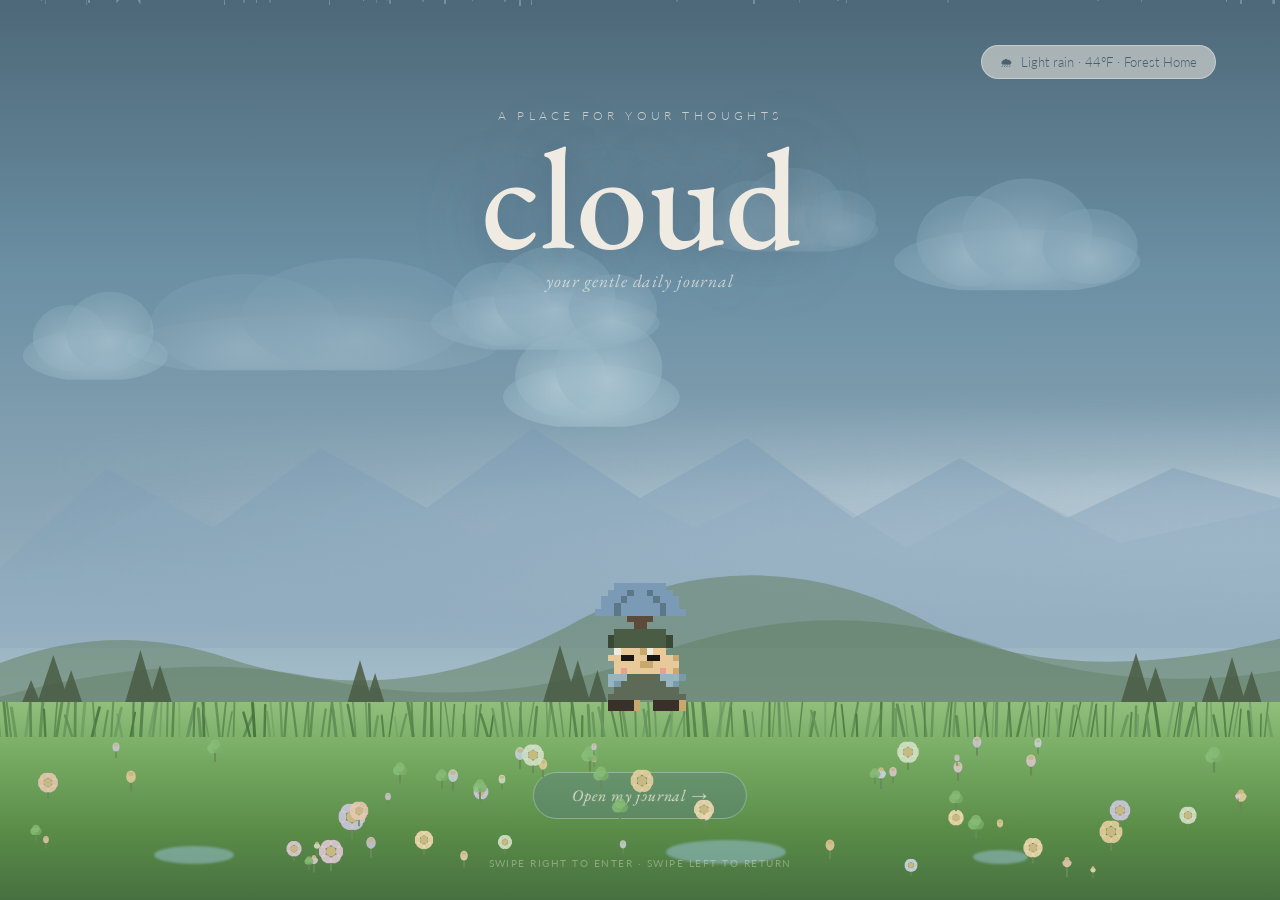
<file: cloud-journal (2).html>
<!DOCTYPE html>
<html lang="en">
<head>
<meta charset="UTF-8" />
<meta name="viewport" content="width=device-width, initial-scale=1.0"/>
<title>Cloud — A Gentle Journal</title>
<link href="https://fonts.googleapis.com/css2?family=EB+Garamond:ital,wght@0,400;0,500;0,600;1,400;1,500&family=Lato:wght@300;400&display=swap" rel="stylesheet"/>
<style>
  :root {
    --rain-blue:    #7a9ab5;
    --mist:         #b8cdd8;
    --fog:          #d6e3ea;
    --parchment:    #f0ebe2;
    --moss:         #7a8c6e;
    --bark:         #5c4a3a;
    --ink:          #2e2a26;
    --dusk:         #4a6070;
    --pale-gold:    #c9b882;
    --glass:        rgba(240,235,226,0.55);
    --glass-border: rgba(255,255,255,0.35);
    --journal-bg:   #3d5060;
  }

  * { box-sizing: border-box; margin: 0; padding: 0; }

  body {
    font-family: 'Lato', sans-serif;
    background: #8ea8b8;
    min-height: 100vh;
    overflow-x: hidden;
    color: var(--ink);
    user-select: none;
  }
  textarea, input { user-select: text; }

  .page { display: none; width: 100%; min-height: 100vh; }
  .page.active { display: flex; }

  /* ══ WELCOME PAGE ══ */
  #welcome-page { flex-direction: column; position: relative; overflow: hidden; }

  .sky {
    position: absolute; inset: 0;
    background: linear-gradient(180deg,#4d6878 0%,#6b8fa3 30%,#8ea8b8 60%,#a8c0cc 80%,#c4d6de 100%);
  }

  /* Ghibli sky clouds */
  .cloud-layer { position:absolute; top:0; left:0; width:100%; height:58%; pointer-events:none; overflow:hidden; }
  .ghibli-cloud { position:absolute; pointer-events:none; }
  @keyframes cloudDrift { from{transform:translateX(-110%)} to{transform:translateX(110vw)} }
  @keyframes cloudDriftR { from{transform:translateX(110vw)} to{transform:translateX(-110%)} }

  .mountains { position:absolute; bottom:28%; width:100%; height:260px; pointer-events:none; }
  .mountains svg { width:100%; height:100%; }

  .hills { position:absolute; bottom:18%; width:120%; left:-10%; height:200px; pointer-events:none; }
  .hills svg { width:100%; height:100%; }

  /* Grassy ground */
  .ground { position:absolute; bottom:0; width:100%; height:22%; overflow:hidden; }
  .ground-base {
    position:absolute; inset:0;
    background:linear-gradient(180deg,#90bf7c 0%,#74a860 30%,#5a8c48 65%,#477040 100%);
  }
  #grassSvg { position:absolute; top:-30px; left:0; width:100%; height:65px; }
  #flowerLayer { position:absolute; inset:0; }
  .flower { position:absolute; pointer-events:none; bottom:0; }

  .puddle {
    position:absolute; bottom:4%; border-radius:50%;
    background:rgba(155,198,220,0.5); filter:blur(1px);
    animation:puddleRipple 3.5s ease-in-out infinite;
  }
  @keyframes puddleRipple { 0%,100%{transform:scaleX(1);} 50%{transform:scaleX(1.05);} }
  .puddle-1{width:80px;height:18px;left:12%;}
  .puddle-2{width:120px;height:24px;left:52%;animation-delay:-1.2s;}
  .puddle-3{width:55px;height:14px;left:76%;animation-delay:-0.6s;}

  .trees { position:absolute; bottom:18%; width:100%; pointer-events:none; }

  /* Rain */
  .rain-layer { position:absolute; inset:0; pointer-events:none; overflow:hidden; }
  .drop {
    position:absolute; top:-20px; width:1.5px;
    background:linear-gradient(180deg,transparent,rgba(180,210,230,0.7));
    border-radius:2px; animation:fall linear infinite;
  }
  @keyframes fall { to{transform:translateY(110vh) translateX(28px);opacity:0;} }

  .mist-layer {
    position:absolute; width:200%; height:80px;
    background:linear-gradient(90deg,transparent 0%,rgba(214,227,234,0.55) 30%,rgba(214,227,234,0.7) 50%,rgba(214,227,234,0.55) 70%,transparent 100%);
    border-radius:50%; filter:blur(18px); animation:drift linear infinite; pointer-events:none;
  }
  @keyframes drift { from{transform:translateX(-50%);} to{transform:translateX(0%);} }

  /* Pixel character */
  .character-wrap {
    position:absolute; bottom:21%; left:50%; transform:translateX(-50%);
    animation:bob 5s ease-in-out infinite;
    image-rendering:pixelated;
  }
  @keyframes bob { 0%,100%{transform:translateX(-50%) translateY(0);} 50%{transform:translateX(-50%) translateY(-4px);} }
  .pixel-canvas { image-rendering:pixelated; image-rendering:crisp-edges; display:block; }

  /* Title */
  .title-card { position:absolute; top:12%; left:50%; transform:translateX(-50%); text-align:center; z-index:10; white-space:nowrap; }
  .title-eyebrow { font-family:'Lato',sans-serif; font-weight:300; font-size:0.75rem; letter-spacing:0.35em; color:rgba(240,235,226,0.75); text-transform:uppercase; margin-bottom:10px; }
  .title-main {
    font-family:'EB Garamond',serif; font-size:clamp(5rem,13vw,9rem); font-weight:500;
    color:var(--parchment); line-height:0.9;
    text-shadow:0 2px 30px rgba(74,96,112,0.5),0 0 80px rgba(130,170,190,0.3);
  }
  .title-sub { font-family:'EB Garamond',serif; font-style:italic; font-size:1.1rem; color:rgba(240,235,226,0.7); margin-top:6px; letter-spacing:0.05em; }

  .weather-badge {
    position:absolute; top:5%; right:5%;
    background:var(--glass); border:1px solid var(--glass-border); border-radius:50px;
    padding:8px 18px; backdrop-filter:blur(12px);
    display:flex; align-items:center; gap:8px;
    font-family:'Lato',sans-serif; font-size:0.8rem; font-weight:300; color:var(--dusk); z-index:10;
  }

  .enter-wrap { position:absolute; bottom:9%; left:50%; transform:translateX(-50%); text-align:center; z-index:10; }
  .enter-btn {
    font-family:'EB Garamond',serif; font-size:1rem; font-style:italic;
    color:rgba(240,235,226,0.85); background:rgba(90,120,140,0.35);
    border:1px solid rgba(255,255,255,0.3); border-radius:40px; padding:12px 38px;
    cursor:pointer; backdrop-filter:blur(10px); transition:all 0.35s ease; letter-spacing:0.06em;
  }
  .enter-btn:hover { background:rgba(90,120,140,0.6); color:var(--parchment); transform:translateY(-2px); box-shadow:0 8px 30px rgba(60,90,110,0.4); }

  .swipe-hint {
    position:absolute; bottom:3.5%; left:50%; transform:translateX(-50%);
    font-family:'Lato',sans-serif; font-size:0.62rem; letter-spacing:0.15em; text-transform:uppercase;
    color:rgba(240,235,226,0.38); z-index:10; animation:hintFade 3s ease-in-out infinite; white-space:nowrap;
  }
  @keyframes hintFade { 0%,100%{opacity:0.38;} 50%{opacity:0.7;} }

  /* ══ JOURNAL PAGE ══ */
  #journal-page { flex-direction:row; min-height:100vh; position:relative; overflow:hidden; background:var(--journal-bg); }

  .journal-scene { position:absolute; inset:0; pointer-events:none; z-index:0; }
  .journal-sky {
    position:absolute; inset:0;
    background:linear-gradient(180deg,#263540 0%,#344d5c 40%,#415e6e 70%,#4e6a78 100%);
  }
  .window-pane {
    position:absolute; inset:0;
    background-image:linear-gradient(rgba(255,255,255,0.025) 1px,transparent 1px),linear-gradient(90deg,rgba(255,255,255,0.025) 1px,transparent 1px);
    background-size:90px 90px;
  }
  .journal-rain { position:absolute; inset:0; overflow:hidden; }
  .journal-clouds { position:absolute; top:0; left:0; width:100%; height:50%; overflow:hidden; opacity:0.45; }
  .journal-mountains { position:absolute; bottom:0; width:100%; height:42%; opacity:0.16; }
  .journal-glow {
    position:absolute; bottom:0; left:50%; transform:translateX(-50%);
    width:700px; height:350px;
    background:radial-gradient(ellipse at 50% 100%,rgba(201,184,130,0.14) 0%,rgba(201,184,130,0.05) 50%,transparent 75%);
  }

  /* Sidebar */
  .sidebar {
    width:268px; min-height:100vh;
    background:rgba(26,38,48,0.84); backdrop-filter:blur(22px);
    display:flex; flex-direction:column; padding:36px 22px;
    border-right:1px solid rgba(122,154,181,0.14);
    flex-shrink:0; position:relative; z-index:2;
  }
  .sidebar::before { content:''; position:absolute; top:0; left:0; right:0; height:2px; background:linear-gradient(90deg,#7a9ab5,#8fa080,#c9b882); }
  .sidebar-logo { font-family:'EB Garamond',serif; font-size:1.9rem; font-weight:500; color:var(--fog); margin-bottom:3px; }
  .sidebar-tagline { font-family:'EB Garamond',serif; font-style:italic; font-size:0.82rem; color:rgba(182,205,216,0.42); margin-bottom:32px; }

  .new-entry-btn {
    display:flex; align-items:center; gap:10px;
    background:rgba(122,154,181,0.2); color:var(--fog);
    border:1px solid rgba(122,154,181,0.28); border-radius:12px;
    padding:12px 18px; font-family:'EB Garamond',serif; font-size:0.95rem;
    cursor:pointer; transition:all 0.22s; margin-bottom:28px; width:100%;
  }
  .new-entry-btn:hover { background:rgba(122,154,181,0.35); transform:translateY(-1px); }
  .new-entry-btn .plus { font-size:1.2rem; }

  .sidebar-section-title { font-family:'Lato',sans-serif; font-size:0.6rem; letter-spacing:0.2em; text-transform:uppercase; color:rgba(182,205,216,0.3); margin-bottom:10px; padding-left:4px; }

  .entries-list { flex:1; overflow-y:auto; display:flex; flex-direction:column; gap:4px; scrollbar-width:thin; scrollbar-color:rgba(122,154,181,0.2) transparent; }
  .entry-item { padding:11px 13px; border-radius:9px; cursor:pointer; transition:all 0.18s; border:1px solid transparent; }
  .entry-item:hover { background:rgba(122,154,181,0.12); border-color:rgba(122,154,181,0.15); }
  .entry-item.active { background:rgba(122,154,181,0.2); border-color:rgba(122,154,181,0.25); }
  .entry-item-title { font-family:'EB Garamond',serif; font-size:0.92rem; color:var(--fog); white-space:nowrap; overflow:hidden; text-overflow:ellipsis; margin-bottom:2px; }
  .entry-item-date { font-size:0.67rem; color:rgba(182,205,216,0.38); }
  .entry-item-mood { font-size:0.72rem; margin-top:3px; }

  .sidebar-bottom { margin-top:16px; padding-top:16px; border-top:1px solid rgba(122,154,181,0.1); }
  .back-btn { background:none; border:none; color:rgba(182,205,216,0.38); font-family:'EB Garamond',serif; font-style:italic; font-size:0.85rem; cursor:pointer; transition:color 0.2s; padding:0; }
  .back-btn:hover { color:rgba(182,205,216,0.75); }
  .swipe-note { font-family:'Lato',sans-serif; font-size:0.57rem; letter-spacing:0.1em; color:rgba(182,205,216,0.18); margin-top:5px; text-transform:uppercase; }

  /* Journal main */
  .journal-main { flex:1; display:flex; flex-direction:column; overflow-y:auto; position:relative; z-index:2; }

  /* Paper card */
  .editor-wrap {
    flex:1; display:flex; flex-direction:column;
    max-width:700px; width:100%; margin:44px auto;
    padding:52px 56px;
    background:rgba(240,235,226,0.93); backdrop-filter:blur(18px);
    border-radius:3px;
    box-shadow:0 32px 80px rgba(16,26,36,0.55),0 0 0 1px rgba(255,255,255,0.12),inset 0 1px 0 rgba(255,255,255,0.6);
    position:relative;
  }
  .editor-wrap::before {
    content:''; position:absolute; inset:52px 56px;
    background-image:repeating-linear-gradient(180deg,transparent,transparent 37px,rgba(122,154,181,0.1) 37px,rgba(122,154,181,0.1) 38px);
    pointer-events:none; z-index:0;
  }

  .mood-row { display:flex; align-items:center; gap:8px; margin-bottom:22px; flex-wrap:wrap; position:relative; z-index:1; }
  .mood-label { font-family:'Lato',sans-serif; font-size:0.67rem; letter-spacing:0.18em; text-transform:uppercase; color:rgba(92,74,58,0.48); margin-right:2px; }
  .mood-btn { background:none; border:1px solid rgba(92,74,58,0.17); border-radius:40px; padding:5px 13px; font-size:0.82rem; color:rgba(92,74,58,0.52); cursor:pointer; transition:all 0.2s; }
  .mood-btn:hover,.mood-btn.selected { background:var(--bark); color:var(--parchment); border-color:var(--bark); }

  .entry-date-line { font-family:'EB Garamond',serif; font-style:italic; font-size:0.87rem; color:rgba(92,74,58,0.38); margin-bottom:18px; position:relative; z-index:1; }
  .entry-title-input { font-family:'EB Garamond',serif; font-size:2.2rem; font-weight:500; color:var(--ink); border:none; background:transparent; outline:none; width:100%; margin-bottom:20px; resize:none; line-height:1.2; position:relative; z-index:1; }
  .entry-title-input::placeholder { color:rgba(46,42,38,0.2); }
  .entry-divider { height:1px; background:linear-gradient(90deg,rgba(92,74,58,0.18),transparent); margin-bottom:22px; position:relative; z-index:1; }
  .entry-body-input { font-family:'EB Garamond',serif; font-size:1.12rem; line-height:1.95; color:var(--ink); border:none; background:transparent; outline:none; width:100%; flex:1; resize:none; min-height:300px; position:relative; z-index:1; }
  .entry-body-input::placeholder { color:rgba(46,42,38,0.19); font-style:italic; }
  .editor-toolbar { display:flex; align-items:center; justify-content:space-between; padding-top:18px; border-top:1px solid rgba(92,74,58,0.1); margin-top:18px; position:relative; z-index:1; }
  .word-count { font-size:0.72rem; color:rgba(92,74,58,0.32); letter-spacing:0.08em; }
  .save-btn { font-family:'EB Garamond',serif; font-size:0.92rem; color:var(--parchment); background:linear-gradient(135deg,#7a9ab5,#5e7a8a); border:none; border-radius:30px; padding:10px 30px; cursor:pointer; transition:all 0.25s; letter-spacing:0.04em; }
  .save-btn:hover { transform:translateY(-2px); box-shadow:0 6px 20px rgba(90,130,155,0.5); }
  .save-btn.saved { background:linear-gradient(135deg,#7a8c6e,#5e7055); }

  .view-entry { flex:1; display:flex; flex-direction:column; max-width:700px; width:100%; margin:44px auto; padding:52px 56px; background:rgba(240,235,226,0.93); backdrop-filter:blur(18px); border-radius:3px; box-shadow:0 32px 80px rgba(16,26,36,0.55),0 0 0 1px rgba(255,255,255,0.12); }
  .view-entry-mood { font-size:1.1rem; margin-bottom:8px; }
  .view-entry-date { font-family:'EB Garamond',serif; font-style:italic; font-size:0.87rem; color:rgba(92,74,58,0.42); margin-bottom:18px; }
  .view-entry-title { font-family:'EB Garamond',serif; font-size:2.2rem; font-weight:500; color:var(--ink); margin-bottom:22px; line-height:1.2; }
  .view-entry-divider { height:1px; background:linear-gradient(90deg,rgba(92,74,58,0.18),transparent); margin-bottom:22px; }
  .view-entry-body { font-family:'EB Garamond',serif; font-size:1.12rem; line-height:1.95; color:var(--ink); white-space:pre-wrap; flex:1; }
  .view-entry-actions { display:flex; gap:10px; margin-top:34px; }
  .edit-btn { font-family:'EB Garamond',serif; font-size:0.92rem; background:none; border:1px solid rgba(92,74,58,0.22); border-radius:30px; padding:9px 26px; color:var(--bark); cursor:pointer; transition:all 0.2s; }
  .edit-btn:hover { background:rgba(92,74,58,0.07); }
  .delete-btn { font-family:'EB Garamond',serif; font-size:0.92rem; background:none; border:1px solid rgba(160,60,60,0.22); border-radius:30px; padding:9px 26px; color:rgba(148,55,55,0.7); cursor:pointer; transition:all 0.2s; }
  .delete-btn:hover { background:rgba(160,60,60,0.06); }

  .empty-state { display:flex; flex-direction:column; align-items:center; justify-content:center; flex:1; padding:80px 40px; text-align:center; color:rgba(182,205,216,0.48); }
  .empty-state-glyph { font-size:2.5rem; margin-bottom:18px; opacity:0.45; }
  .empty-state h2 { font-family:'EB Garamond',serif; font-size:1.5rem; font-weight:400; font-style:italic; color:rgba(182,205,216,0.52); margin-bottom:10px; }
  .empty-state p { font-size:0.85rem; line-height:1.7; max-width:300px; }

  .page-transition { position:fixed; inset:0; background:#3a5060; z-index:999; opacity:0; pointer-events:none; transition:opacity 0.38s ease; }
  .page-transition.in { opacity:1; pointer-events:all; }

  .toast { position:fixed; bottom:28px; left:50%; transform:translateX(-50%) translateY(60px); background:rgba(26,38,48,0.95); color:var(--fog); font-family:'EB Garamond',serif; font-style:italic; font-size:0.92rem; padding:11px 26px; border-radius:40px; border:1px solid rgba(122,154,181,0.22); z-index:9999; transition:transform 0.35s cubic-bezier(.34,1.56,.64,1),opacity 0.35s; opacity:0; backdrop-filter:blur(12px); }
  .toast.show { transform:translateX(-50%) translateY(0); opacity:1; }

  ::-webkit-scrollbar { width:4px; }
  ::-webkit-scrollbar-track { background:transparent; }
  ::-webkit-scrollbar-thumb { background:rgba(122,154,181,0.18); border-radius:4px; }
</style>
</head>
<body>

<div class="page-transition" id="transition"></div>
<div class="toast" id="toast"></div>

<!-- ══ WELCOME PAGE ══ -->
<div class="page active" id="welcome-page">
  <div class="sky"></div>
  <div class="cloud-layer" id="cloudLayerWelcome"></div>

  <div class="mist-layer" style="bottom:38%;animation-duration:22s;opacity:0.7;"></div>
  <div class="mist-layer" style="bottom:32%;animation-duration:30s;animation-delay:-8s;opacity:0.5;"></div>
  <div class="mist-layer" style="bottom:44%;animation-duration:18s;animation-delay:-5s;opacity:0.35;"></div>

  <div class="mountains">
    <svg viewBox="0 0 1440 260" preserveAspectRatio="none" xmlns="http://www.w3.org/2000/svg">
      <defs>
        <linearGradient id="mtnG" x1="0" y1="0" x2="0" y2="1">
          <stop offset="0%" stop-color="#7a9ab5" stop-opacity="0.5"/>
          <stop offset="100%" stop-color="#8faabf" stop-opacity="0.3"/>
        </linearGradient>
      </defs>
      <path fill="url(#mtnG)" d="M0,260 L0,180 L120,80 L240,140 L360,60 L480,120 L600,40 L720,110 L840,50 L960,130 L1080,70 L1200,130 L1320,80 L1440,110 L1440,260 Z"/>
      <path fill="rgba(140,170,190,0.28)" d="M0,260 L0,200 L180,110 L300,160 L420,90 L540,150 L660,80 L780,140 L900,90 L1020,160 L1140,100 L1260,155 L1440,120 L1440,260 Z"/>
    </svg>
  </div>

  <div class="hills">
    <svg viewBox="0 0 1728 200" preserveAspectRatio="none" xmlns="http://www.w3.org/2000/svg">
      <path fill="rgba(100,130,100,0.55)" d="M0,200 Q200,60 400,120 Q600,180 800,80 Q1000,-10 1200,90 Q1400,170 1728,60 L1728,200 Z"/>
      <path fill="rgba(90,120,90,0.4)" d="M0,200 Q300,100 500,140 Q700,180 900,110 Q1100,50 1300,120 Q1500,170 1728,100 L1728,200 Z"/>
    </svg>
  </div>

  <div class="trees">
    <svg viewBox="0 0 1440 120" preserveAspectRatio="none" xmlns="http://www.w3.org/2000/svg" style="width:100%;height:120px;">
      <g fill="#4a5c44" opacity="0.85">
        <polygon points="30,120 60,40 90,120"/><polygon points="55,120 80,55 105,120"/><polygon points="10,120 35,65 60,120"/>
        <rect x="57" y="100" width="6" height="20" fill="#3a4a34"/><rect x="82" y="105" width="6" height="15" fill="#3a4a34"/>
        <polygon points="130,120 158,35 186,120"/><polygon points="155,120 180,50 205,120"/>
        <rect x="157" y="98" width="6" height="22" fill="#3a4a34"/>
        <polygon points="380,120 405,45 430,120"/><polygon points="400,120 422,58 444,120"/>
        <rect x="403" y="100" width="6" height="20" fill="#3a4a34"/>
        <polygon points="600,120 630,30 660,120"/><polygon points="625,120 650,45 675,120"/><polygon points="650,120 672,55 694,120"/>
        <rect x="629" y="95" width="7" height="25" fill="#3a4a34"/>
        <polygon points="1250,120 1278,38 1306,120"/><polygon points="1275,120 1300,52 1325,120"/>
        <rect x="1278" y="97" width="6" height="23" fill="#3a4a34"/>
        <polygon points="1360,120 1386,42 1412,120"/><polygon points="1385,120 1408,56 1431,120"/><polygon points="1340,120 1362,60 1384,120"/>
        <rect x="1386" y="100" width="6" height="20" fill="#3a4a34"/>
      </g>
    </svg>
  </div>

  <!-- Grassy ground -->
  <div class="ground">
    <div class="ground-base"></div>
    <svg id="grassSvg" viewBox="0 0 1440 65" preserveAspectRatio="none" xmlns="http://www.w3.org/2000/svg"></svg>
    <div id="flowerLayer"></div>
  </div>

  <div class="puddle puddle-1"></div>
  <div class="puddle puddle-2"></div>
  <div class="puddle puddle-3"></div>

  <div class="rain-layer" id="rainLayer"></div>

  <!-- Pixel character -->
  <div class="character-wrap">
    <canvas class="pixel-canvas" id="pixelChar" width="208" height="256" style="width:104px;height:128px;"></canvas>
  </div>

  <div class="title-card">
    <div class="title-eyebrow">a place for your thoughts</div>
    <div class="title-main">cloud</div>
    <div class="title-sub">your gentle daily journal</div>
  </div>

  <div class="weather-badge">
    <span>🌧</span>
    <span>Light rain · 44°F · Forest Home</span>
  </div>

  <div class="enter-wrap">
    <button class="enter-btn" onclick="goToJournal()">Open my journal →</button>
  </div>
  <div class="swipe-hint">swipe right to enter · swipe left to return</div>
</div>


<!-- ══ JOURNAL PAGE ══ -->
<div class="page" id="journal-page">
  <div class="journal-scene">
    <div class="journal-sky"></div>
    <div class="window-pane"></div>
    <div class="journal-rain" id="journalRain"></div>
    <div class="journal-clouds" id="cloudLayerJournal"></div>
    <div class="journal-mountains">
      <svg viewBox="0 0 1440 300" preserveAspectRatio="none" xmlns="http://www.w3.org/2000/svg" style="width:100%;height:100%;">
        <path fill="rgba(122,154,181,0.55)" d="M0,300 L0,180 L200,80 L380,155 L560,55 L740,135 L920,62 L1100,152 L1280,80 L1440,118 L1440,300 Z"/>
        <path fill="rgba(90,120,140,0.35)" d="M0,300 L0,220 L280,130 L480,200 L680,120 L880,185 L1080,125 L1280,175 L1440,148 L1440,300 Z"/>
      </svg>
    </div>
    <div class="journal-glow"></div>
  </div>

  <div class="sidebar">
    <div class="sidebar-logo">cloud</div>
    <div class="sidebar-tagline">your gentle daily journal</div>
    <button class="new-entry-btn" onclick="openNewEntry()">
      <span class="plus">+</span> New Entry
    </button>
    <div class="sidebar-section-title">Recent entries</div>
    <div class="entries-list" id="entriesList"></div>
    <div class="sidebar-bottom">
      <button class="back-btn" onclick="goToWelcome()">← Return to home</button>
      <div class="swipe-note">or swipe left on trackpad</div>
    </div>
  </div>

  <div class="journal-main">
    <div class="empty-state" id="emptyState">
      <div class="empty-state-glyph">☁</div>
      <h2>The page is yours.</h2>
      <p>Begin a new entry whenever you're ready. There's no right way to start — just write.</p>
    </div>

    <div class="editor-wrap" id="editorWrap" style="display:none;flex-direction:column;">
      <div class="mood-row">
        <span class="mood-label">Feeling</span>
        <button class="mood-btn" data-mood="🌤 calm" onclick="selectMood(this)">🌤 calm</button>
        <button class="mood-btn" data-mood="🌧 melancholy" onclick="selectMood(this)">🌧 melancholy</button>
        <button class="mood-btn" data-mood="☀️ hopeful" onclick="selectMood(this)">☀️ hopeful</button>
        <button class="mood-btn" data-mood="🌪 anxious" onclick="selectMood(this)">🌪 anxious</button>
        <button class="mood-btn" data-mood="🌿 grateful" onclick="selectMood(this)">🌿 grateful</button>
      </div>
      <div class="entry-date-line" id="editorDateLine"></div>
      <textarea class="entry-title-input" id="entryTitle" placeholder="Give this moment a name…" rows="1" oninput="autoResize(this)"></textarea>
      <div class="entry-divider"></div>
      <textarea class="entry-body-input" id="entryBody" placeholder="What's on your mind today? The clouds don't judge…" oninput="updateWordCount()"></textarea>
      <div class="editor-toolbar">
        <span class="word-count" id="wordCount">0 words</span>
        <button class="save-btn" id="saveBtn" onclick="saveEntry()">Save entry</button>
      </div>
    </div>

    <div class="view-entry" id="viewEntry" style="display:none;">
      <div class="view-entry-mood" id="viewMood"></div>
      <div class="view-entry-date" id="viewDate"></div>
      <div class="view-entry-title" id="viewTitle"></div>
      <div class="view-entry-divider"></div>
      <div class="view-entry-body" id="viewBody"></div>
      <div class="view-entry-actions">
        <button class="edit-btn" onclick="editCurrentEntry()">Edit</button>
        <button class="delete-btn" onclick="deleteCurrentEntry()">Delete</button>
      </div>
    </div>
  </div>
</div>

<script>
// ══════════════════════════════════════
// GHIBLI CLOUDS
// ══════════════════════════════════════
function makeClouds(id, count, darkMode) {
  const layer = document.getElementById(id);
  if (!layer) return;
  const templates = [
    (i,dk) => { const c1=dk?'#6a8898':'#a8c2cf', c2=dk?'#557080':'#88aabc';
      return `<svg xmlns="http://www.w3.org/2000/svg" viewBox="0 0 220 95" width="220" height="95">
        <defs><radialGradient id="cg${i}" cx="50%" cy="65%" r="55%">
          <stop offset="0%" stop-color="${c1}" stop-opacity="0.88"/>
          <stop offset="100%" stop-color="${c2}" stop-opacity="0.5"/></radialGradient></defs>
        <ellipse cx="110" cy="72" rx="98" ry="26" fill="url(#cg${i})"/>
        <ellipse cx="72" cy="56" rx="42" ry="36" fill="url(#cg${i})"/>
        <ellipse cx="118" cy="48" rx="52" ry="42" fill="url(#cg${i})"/>
        <ellipse cx="168" cy="60" rx="38" ry="30" fill="url(#cg${i})"/>
      </svg>`; },
    (i,dk) => { const c1=dk?'#7a9ab5':'#b4ccd8', c2=dk?'#5c7888':'#90b0c0';
      return `<svg xmlns="http://www.w3.org/2000/svg" viewBox="0 0 260 75" width="260" height="75">
        <defs><radialGradient id="cg${i}" cx="50%" cy="72%" r="55%">
          <stop offset="0%" stop-color="${c1}" stop-opacity="0.82"/>
          <stop offset="100%" stop-color="${c2}" stop-opacity="0.42"/></radialGradient></defs>
        <ellipse cx="130" cy="60" rx="118" ry="20" fill="url(#cg${i})"/>
        <ellipse cx="88" cy="46" rx="60" ry="32" fill="url(#cg${i})"/>
        <ellipse cx="158" cy="40" rx="72" ry="36" fill="url(#cg${i})"/>
      </svg>`; },
    (i,dk) => { const c1=dk?'#8aacbf':'#c0d4e0', c2=dk?'#6a8898':'#9abcc8';
      return `<svg xmlns="http://www.w3.org/2000/svg" viewBox="0 0 150 88" width="150" height="88">
        <defs><radialGradient id="cg${i}" cx="50%" cy="62%" r="55%">
          <stop offset="0%" stop-color="${c1}" stop-opacity="0.9"/>
          <stop offset="100%" stop-color="${c2}" stop-opacity="0.5"/></radialGradient></defs>
        <ellipse cx="75" cy="66" rx="66" ry="24" fill="url(#cg${i})"/>
        <ellipse cx="52" cy="50" rx="34" ry="30" fill="url(#cg${i})"/>
        <ellipse cx="88" cy="44" rx="40" ry="36" fill="url(#cg${i})"/>
      </svg>`; },
  ];
  for (let i = 0; i < count; i++) {
    const tpl = templates[i % templates.length];
    const scale = 0.65 + Math.random() * 1.0;
    const top = Math.random() * 60;
    const startLeft = Math.random() < 0.6 ? -(250 * scale) : Math.random() * 70 + '%';
    const dur = 55 + Math.random() * 90;
    const delay = -(Math.random() * dur);
    const dir = Math.random() > 0.3 ? 'cloudDrift' : 'cloudDriftR';
    const op = 0.45 + Math.random() * 0.45;

    const w = document.createElement('div');
    w.className = 'ghibli-cloud';
    w.style.cssText = `top:${top}%;left:${typeof startLeft==='string'?startLeft:startLeft+'px'};transform:scale(${scale});transform-origin:top left;opacity:${op};animation:${dir} ${dur}s linear ${delay}s infinite;`;
    w.innerHTML = tpl(id+i, darkMode);
    layer.appendChild(w);
  }
}
makeClouds('cloudLayerWelcome', 11, false);
makeClouds('cloudLayerJournal', 7, true);

// ══════════════════════════════════════
// PIXEL CHARACTER (canvas, 8-bit)
// ══════════════════════════════════════
// We draw at 2x pixel resolution (each "pixel" = 2x2 actual canvas pixels → renders crisp at half CSS size)
const PXSIZE = 13; // canvas pixels per game pixel
const COLS = 16, ROWS = 20;

// Color palette
const P = {
  _: null,                     // transparent
  S: '#e8c99a', k: '#c9a870',  // skin light/dark
  H: '#4a5c44', h: '#384834',  // hat
  C: '#5e6a58', c: '#4a5446',  // coat
  F: '#96b5c0', f: '#7a9aaa',  // scarf
  B: '#3a302a',                // boot
  U: '#7a9ab5', u: '#5c7888',  // umbrella
  N: '#5c4a3a',                // handle
  E: '#1a1612',                // eye
  W: '#f0ebe2',                // eye white
  X: '#e8a090',                // cheek
};

// 16×20 pixel map
const PIX = [
/* 0 */ '....UUUUUUUU....',
/* 1 */ '...UUUuUUuUUU...',
/* 2 */ '..UUUuUUUUuUUU..',
/* 3 */ '..UUuUUUUUUuUU..',
/* 4 */ '.UUUuUUUUUUuUUU.',
/* 5 */ '......NNNN......',
/* 6 */ '.......NN.......',
/* 7 */ '....HHHHHHHH....',
/* 8 */ '...hHHHHHHHHh...',
/* 9 */ '...hHHHHHHHHh...',
/*10 */ '....SSSSkkSS....',
/*11 */ '...SSEESSEESSk..',
/*12 */ '....SSSSkkSSSS..',
/*13 */ '....SXSSSSSXSk..',
/*14 */ '...FFFCCCCCFFFf.',
/*15 */ '...FfCCCCCCCFf..',
/*16 */ '....CCCCCCCCCC..',
/*17 */ '...CCCCCCCCCCCC.',
/*18 */ '...BBBBk..BBBBk.',
/*19 */ '...BBBBk..BBBBk.',
];

function drawPixel(ctx, col, row, color) {
  if (!color) return;
  ctx.fillStyle = color;
  ctx.fillRect(col * PXSIZE, row * PXSIZE, PXSIZE, PXSIZE);
}

let pixFrame = 0;
function drawPixelChar() {
  const canvas = document.getElementById('pixelChar');
  const ctx = canvas.getContext('2d');
  ctx.clearRect(0, 0, canvas.width, canvas.height);

  for (let r = 0; r < PIX.length; r++) {
    for (let c = 0; c < PIX[r].length; c++) {
      const ch = PIX[r][c];
      drawPixel(ctx, c, r, P[ch] || null);
    }
  }

  // Eye shine (animated blink every ~120 frames)
  if (pixFrame % 180 < 10) {
    // blink — draw eyelid over eyes
    ctx.fillStyle = P.S;
    ctx.fillRect(4*PXSIZE, 11*PXSIZE, 2*PXSIZE, PXSIZE);
    ctx.fillRect(9*PXSIZE, 11*PXSIZE, 2*PXSIZE, PXSIZE);
  } else {
    ctx.fillStyle = P.W;
    ctx.fillRect(4*PXSIZE, 10*PXSIZE, PXSIZE, PXSIZE);
    ctx.fillRect(9*PXSIZE, 10*PXSIZE, PXSIZE, PXSIZE);
  }

  // Animated rain drops hitting umbrella — pixel flashes
  const drops = [[2,0],[12,1],[6,2],[10,0],[14,2]];
  drops.forEach((d, i) => {
    if ((pixFrame + i * 17) % 30 < 6) {
      ctx.fillStyle = 'rgba(190,220,235,0.9)';
      ctx.fillRect(d[0]*PXSIZE, d[1]*PXSIZE, PXSIZE, PXSIZE/2);
    }
  });

  pixFrame++;
  requestAnimationFrame(drawPixelChar);
}
drawPixelChar();

// ══════════════════════════════════════
// GRASS
// ══════════════════════════════════════
function generateGrass() {
  const svg = document.getElementById('grassSvg');
  let d = '';
  for (let i = 0; i < 200; i++) {
    const x = (i / 200) * 1440 + (Math.random() * 8 - 4);
    const h = 20 + Math.random() * 32;
    const lean = (Math.random() - 0.45) * 18;
    const w = 1.5 + Math.random() * 2;
    const g = Math.floor(80 + Math.random() * 45);
    d += `<path d="M${x},65 Q${x+lean*0.5},${65-h*0.55} ${x+lean},${65-h}" fill="none" stroke="rgb(${g-10},${g+35},${g-20})" stroke-width="${w}" stroke-linecap="round" opacity="${0.6+Math.random()*0.38}"/>`;
  }
  svg.innerHTML = d;
}
generateGrass();

// ══════════════════════════════════════
// FLOWERS
// ══════════════════════════════════════
function generateFlowers() {
  const layer = document.getElementById('flowerLayer');
  const petalColors = ['#e8d0a0','#e2cad6','#cad6e2','#d5e2c8','#e8c8b2','#f0dab0','#d0c8e0'];
  const stemColor = '#6a8a5a';
  let html = '';
  for (let i = 0; i < 60; i++) {
    const left = Math.random() * 95 + 2;
    const bottom = Math.random() * 65 + 8;
    const scale = 0.7 + Math.random() * 0.8;
    const type = Math.floor(Math.random() * 4);
    const pc = petalColors[Math.floor(Math.random() * petalColors.length)];
    const cc = '#c9b882';
    let svg = '';
    if (type === 0) {
      // daisy
      let petals = '';
      for (let a = 0; a < 6; a++) {
        const ang = (a/6)*Math.PI*2;
        const px = 9 + Math.cos(ang)*6.5, py = 9 + Math.sin(ang)*6.5;
        petals += `<ellipse cx="${px.toFixed(1)}" cy="${py.toFixed(1)}" rx="2.8" ry="4.5" fill="${pc}" opacity="0.88" transform="rotate(${((a/6)*360).toFixed(0)} ${px.toFixed(1)} ${py.toFixed(1)})"/>`;
      }
      svg = `<svg xmlns="http://www.w3.org/2000/svg" width="18" height="24" viewBox="0 0 18 24"><line x1="9" y1="24" x2="9" y2="12" stroke="${stemColor}" stroke-width="1.5"/>${petals}<circle cx="9" cy="9" r="3.8" fill="${cc}"/></svg>`;
    } else if (type === 1) {
      // bell wildflower
      svg = `<svg xmlns="http://www.w3.org/2000/svg" width="12" height="22" viewBox="0 0 12 22"><line x1="6" y1="22" x2="6" y2="10" stroke="${stemColor}" stroke-width="1.5"/><path d="M2,10 Q6,4 10,10 Q9,14 6,14 Q3,14 2,10Z" fill="${pc}" opacity="0.88"/><ellipse cx="6" cy="7" rx="2" ry="1.5" fill="${cc}"/></svg>`;
    } else if (type === 2) {
      // small round clover
      svg = `<svg xmlns="http://www.w3.org/2000/svg" width="16" height="20" viewBox="0 0 16 20"><line x1="8" y1="20" x2="8" y2="10" stroke="${stemColor}" stroke-width="1.5"/><circle cx="6" cy="9" r="4" fill="#8ac07a" opacity="0.78"/><circle cx="10" cy="9" r="4" fill="#7ab06a" opacity="0.78"/><circle cx="8" cy="6" r="4" fill="#88bc78" opacity="0.78"/></svg>`;
    } else {
      // tiny bud
      svg = `<svg xmlns="http://www.w3.org/2000/svg" width="10" height="18" viewBox="0 0 10 18"><line x1="5" y1="18" x2="5" y2="8" stroke="${stemColor}" stroke-width="1.5"/><ellipse cx="5" cy="7" rx="3.5" ry="4.5" fill="${pc}" opacity="0.82"/><ellipse cx="5" cy="5" rx="2" ry="1.5" fill="${cc}"/></svg>`;
    }
    html += `<div class="flower" style="left:${left}%;bottom:${bottom}%;transform:scale(${scale});z-index:${Math.floor(bottom)};">${svg}</div>`;
  }
  layer.innerHTML = html;
}
generateFlowers();

// ══════════════════════════════════════
// RAIN
// ══════════════════════════════════════
function generateRain(layerId, count) {
  const layer = document.getElementById(layerId);
  if (!layer) return;
  for (let i = 0; i < count; i++) {
    const drop = document.createElement('div');
    drop.className = 'drop';
    drop.style.cssText = `left:${Math.random()*106}%;height:${Math.random()*16+10}px;animation-duration:${Math.random()*0.8+0.6}s;animation-delay:-${Math.random()*3}s;opacity:${Math.random()*0.4+0.25};`;
    layer.appendChild(drop);
  }
}
generateRain('rainLayer', 130);
generateRain('journalRain', 80);

// ══════════════════════════════════════
// STATE
// ══════════════════════════════════════
let entries = JSON.parse(localStorage.getItem('cloud_entries') || '[]');
let currentEntryId = null;
let selectedMood = '';
let editingId = null;

// ══════════════════════════════════════
// NAVIGATION
// ══════════════════════════════════════
function goToJournal() {
  const t = document.getElementById('transition');
  t.classList.add('in');
  setTimeout(() => {
    document.getElementById('welcome-page').classList.remove('active');
    document.getElementById('journal-page').classList.add('active');
    renderEntryList();
    t.classList.remove('in');
  }, 360);
}
function goToWelcome() {
  const t = document.getElementById('transition');
  t.classList.add('in');
  setTimeout(() => {
    document.getElementById('journal-page').classList.remove('active');
    document.getElementById('welcome-page').classList.add('active');
    t.classList.remove('in');
  }, 360);
}

// ══════════════════════════════════════
// MAC TRACKPAD SWIPE
// ══════════════════════════════════════
let wheelX = 0, wheelTimer = null;
document.addEventListener('wheel', e => {
  if (Math.abs(e.deltaX) < Math.abs(e.deltaY) * 0.4) return;
  wheelX += e.deltaX;
  clearTimeout(wheelTimer);
  wheelTimer = setTimeout(() => {
    if (Math.abs(wheelX) > 100) {
      const onWelcome = document.getElementById('welcome-page').classList.contains('active');
      const onJournal = document.getElementById('journal-page').classList.contains('active');
      if (onWelcome && wheelX > 0) goToJournal();
      if (onJournal && wheelX < 0) goToWelcome();
    }
    wheelX = 0;
  }, 75);
}, { passive: true });

// Touch swipe fallback
let touchX = null;
document.addEventListener('touchstart', e => { touchX = e.touches[0].clientX; }, {passive:true});
document.addEventListener('touchend', e => {
  if (touchX === null) return;
  const dx = e.changedTouches[0].clientX - touchX;
  if (Math.abs(dx) > 60) {
    const onWelcome = document.getElementById('welcome-page').classList.contains('active');
    const onJournal = document.getElementById('journal-page').classList.contains('active');
    if (onWelcome && dx < 0) goToJournal();
    if (onJournal && dx > 0) goToWelcome();
  }
  touchX = null;
}, {passive:true});

// ══════════════════════════════════════
// EDITOR
// ══════════════════════════════════════
function openNewEntry() {
  editingId = null; selectedMood = ''; currentEntryId = null;
  document.querySelectorAll('.mood-btn').forEach(b => b.classList.remove('selected'));
  document.getElementById('entryTitle').value = '';
  document.getElementById('entryBody').value = '';
  document.getElementById('wordCount').textContent = '0 words';
  document.getElementById('saveBtn').textContent = 'Save entry';
  document.getElementById('saveBtn').className = 'save-btn';
  document.getElementById('editorDateLine').textContent = new Date().toLocaleDateString('en-US',{weekday:'long',year:'numeric',month:'long',day:'numeric'});
  showPanel('editor');
  document.querySelectorAll('.entry-item').forEach(e => e.classList.remove('active'));
}
function selectMood(btn) {
  document.querySelectorAll('.mood-btn').forEach(b => b.classList.remove('selected'));
  btn.classList.add('selected');
  selectedMood = btn.dataset.mood;
}
function autoResize(el) { el.style.height = 'auto'; el.style.height = el.scrollHeight + 'px'; }
function updateWordCount() {
  const t = document.getElementById('entryBody').value.trim();
  const n = t ? t.split(/\s+/).length : 0;
  document.getElementById('wordCount').textContent = n + (n===1?' word':' words');
}
function saveEntry() {
  const title = document.getElementById('entryTitle').value.trim() || 'Untitled';
  const body  = document.getElementById('entryBody').value.trim();
  if (!body) { showToast('Write something first ☁'); return; }
  if (editingId !== null) {
    const idx = entries.findIndex(e => e.id === editingId);
    if (idx > -1) { entries[idx].title = title; entries[idx].body = body; entries[idx].mood = selectedMood; }
    showToast('Entry updated ✓');
  } else {
    entries.unshift({id:Date.now(), title, body, mood:selectedMood, date:new Date().toISOString()});
    showToast('Entry saved ✓');
  }
  localStorage.setItem('cloud_entries', JSON.stringify(entries));
  renderEntryList();
  const btn = document.getElementById('saveBtn');
  btn.textContent = 'Saved ✓'; btn.className = 'save-btn saved';
  setTimeout(() => { btn.textContent = 'Save entry'; btn.className = 'save-btn'; }, 2000);
  editingId = null;
}

// ══════════════════════════════════════
// ENTRY LIST
// ══════════════════════════════════════
function renderEntryList() {
  const list = document.getElementById('entriesList');
  list.innerHTML = '';
  if (!entries.length) {
    list.innerHTML = '<div style="font-family:\'EB Garamond\',serif;font-style:italic;font-size:0.8rem;color:rgba(182,205,216,0.32);padding:6px 4px;">No entries yet</div>';
    return;
  }
  entries.forEach(entry => {
    const d = new Date(entry.date);
    const item = document.createElement('div');
    item.className = 'entry-item' + (entry.id === currentEntryId ? ' active' : '');
    item.innerHTML = `<div class="entry-item-title">${escHtml(entry.title)}</div><div class="entry-item-date">${d.toLocaleDateString('en-US',{month:'short',day:'numeric',year:'numeric'})}</div>${entry.mood?`<div class="entry-item-mood">${entry.mood}</div>`:''}`;
    item.onclick = () => viewEntry(entry.id);
    list.appendChild(item);
  });
}
function viewEntry(id) {
  const entry = entries.find(e => e.id === id);
  if (!entry) return;
  currentEntryId = id;
  document.querySelectorAll('.entry-item').forEach(el => el.classList.remove('active'));
  document.querySelectorAll('.entry-item').forEach(el => {
    if (el.querySelector('.entry-item-title')?.textContent === entry.title) el.classList.add('active');
  });
  const d = new Date(entry.date);
  document.getElementById('viewMood').textContent  = entry.mood || '';
  document.getElementById('viewDate').textContent  = d.toLocaleDateString('en-US',{weekday:'long',year:'numeric',month:'long',day:'numeric'});
  document.getElementById('viewTitle').textContent = entry.title;
  document.getElementById('viewBody').textContent  = entry.body;
  showPanel('view');
  renderEntryList();
}
function editCurrentEntry() {
  const entry = entries.find(e => e.id === currentEntryId);
  if (!entry) return;
  editingId = currentEntryId;
  document.getElementById('entryTitle').value = entry.title;
  document.getElementById('entryBody').value  = entry.body;
  selectedMood = entry.mood || '';
  document.querySelectorAll('.mood-btn').forEach(b => b.classList.toggle('selected', b.dataset.mood === selectedMood));
  updateWordCount();
  document.getElementById('editorDateLine').textContent = new Date(entry.date).toLocaleDateString('en-US',{weekday:'long',year:'numeric',month:'long',day:'numeric'});
  document.getElementById('saveBtn').textContent = 'Save changes';
  showPanel('editor');
}
function deleteCurrentEntry() {
  if (!currentEntryId) return;
  entries = entries.filter(e => e.id !== currentEntryId);
  localStorage.setItem('cloud_entries', JSON.stringify(entries));
  currentEntryId = null;
  renderEntryList();
  showPanel('empty');
  showToast('Entry deleted');
}

// ══════════════════════════════════════
// PANELS
// ══════════════════════════════════════
function showPanel(which) {
  document.getElementById('emptyState').style.display  = which==='empty'  ? 'flex' : 'none';
  document.getElementById('editorWrap').style.display  = which==='editor' ? 'flex' : 'none';
  document.getElementById('viewEntry').style.display   = which==='view'   ? 'flex' : 'none';
}

// ══════════════════════════════════════
// TOAST
// ══════════════════════════════════════
let toastTimer;
function showToast(msg) {
  const t = document.getElementById('toast');
  t.textContent = msg; t.classList.add('show');
  clearTimeout(toastTimer);
  toastTimer = setTimeout(() => t.classList.remove('show'), 2200);
}

function escHtml(s) { return s.replace(/&/g,'&amp;').replace(/</g,'&lt;').replace(/>/g,'&gt;'); }

renderEntryList();
</script>
</body>
</html>
</file>
